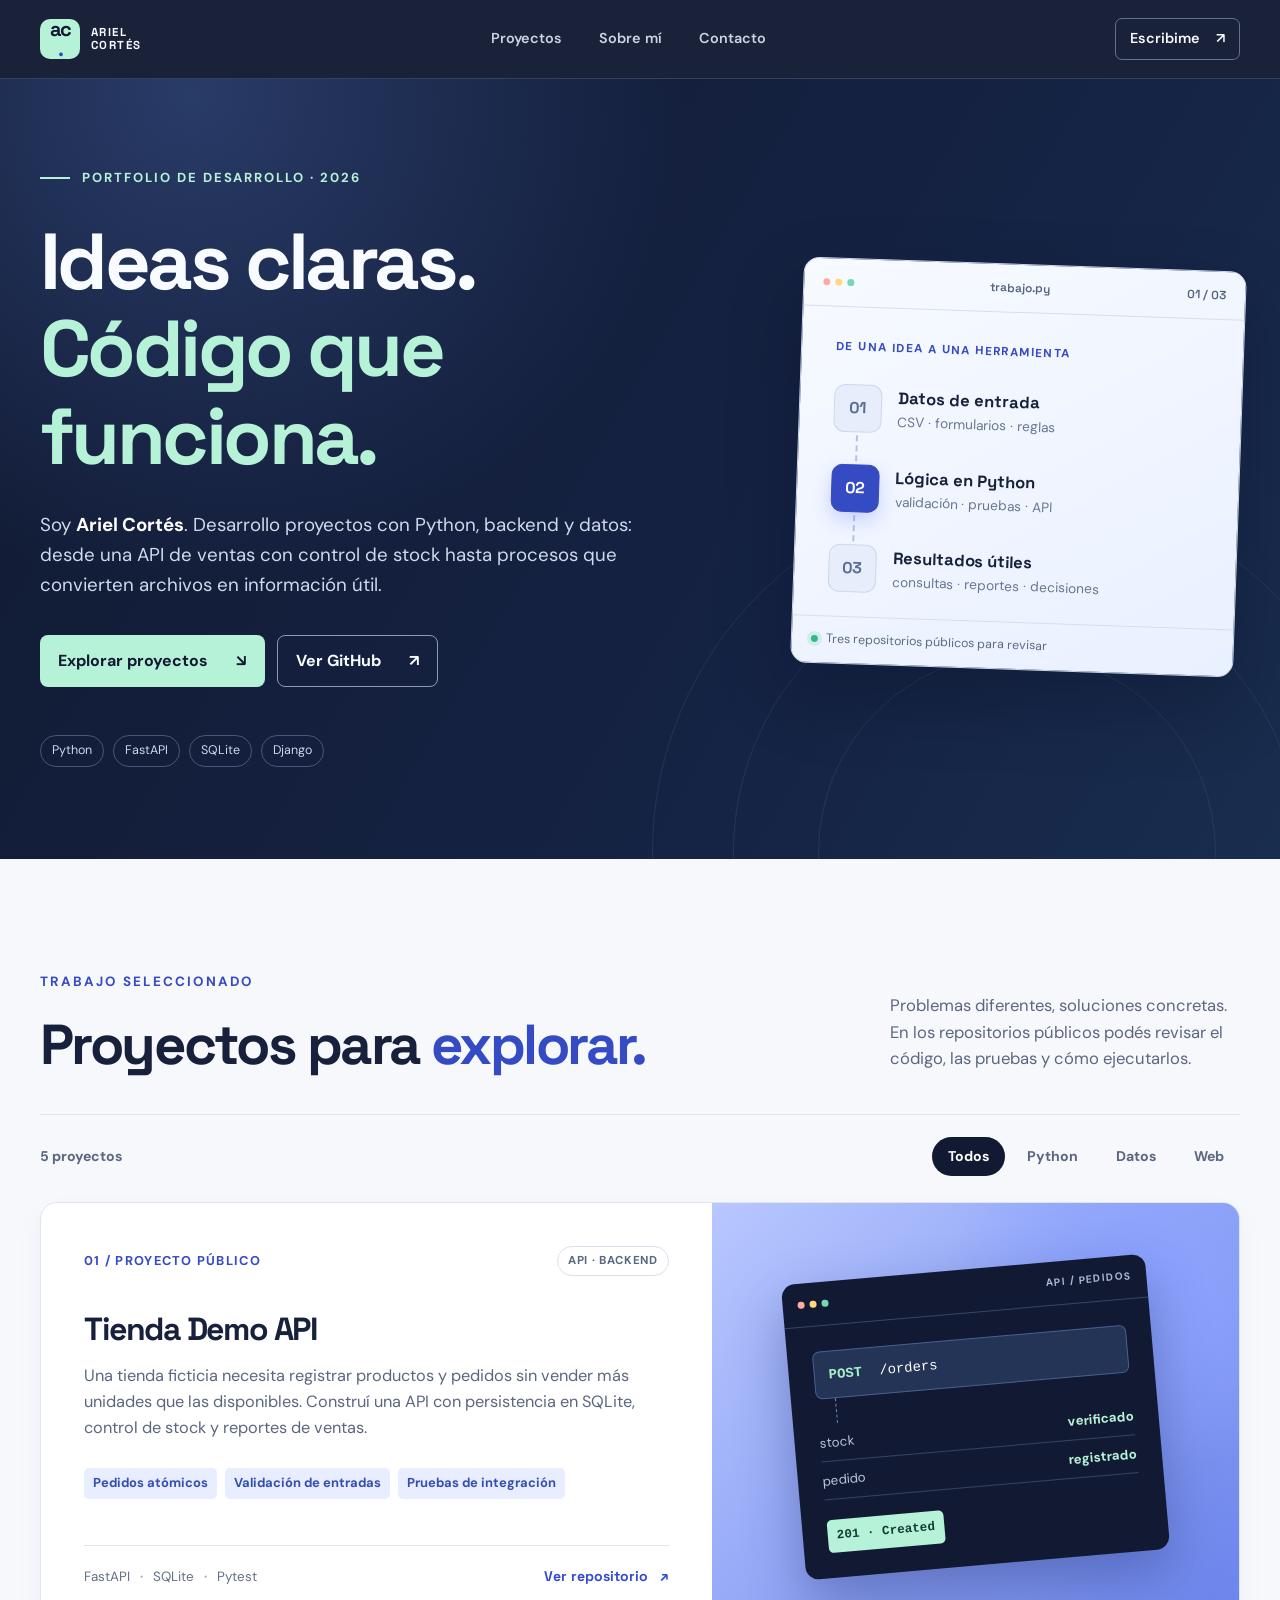
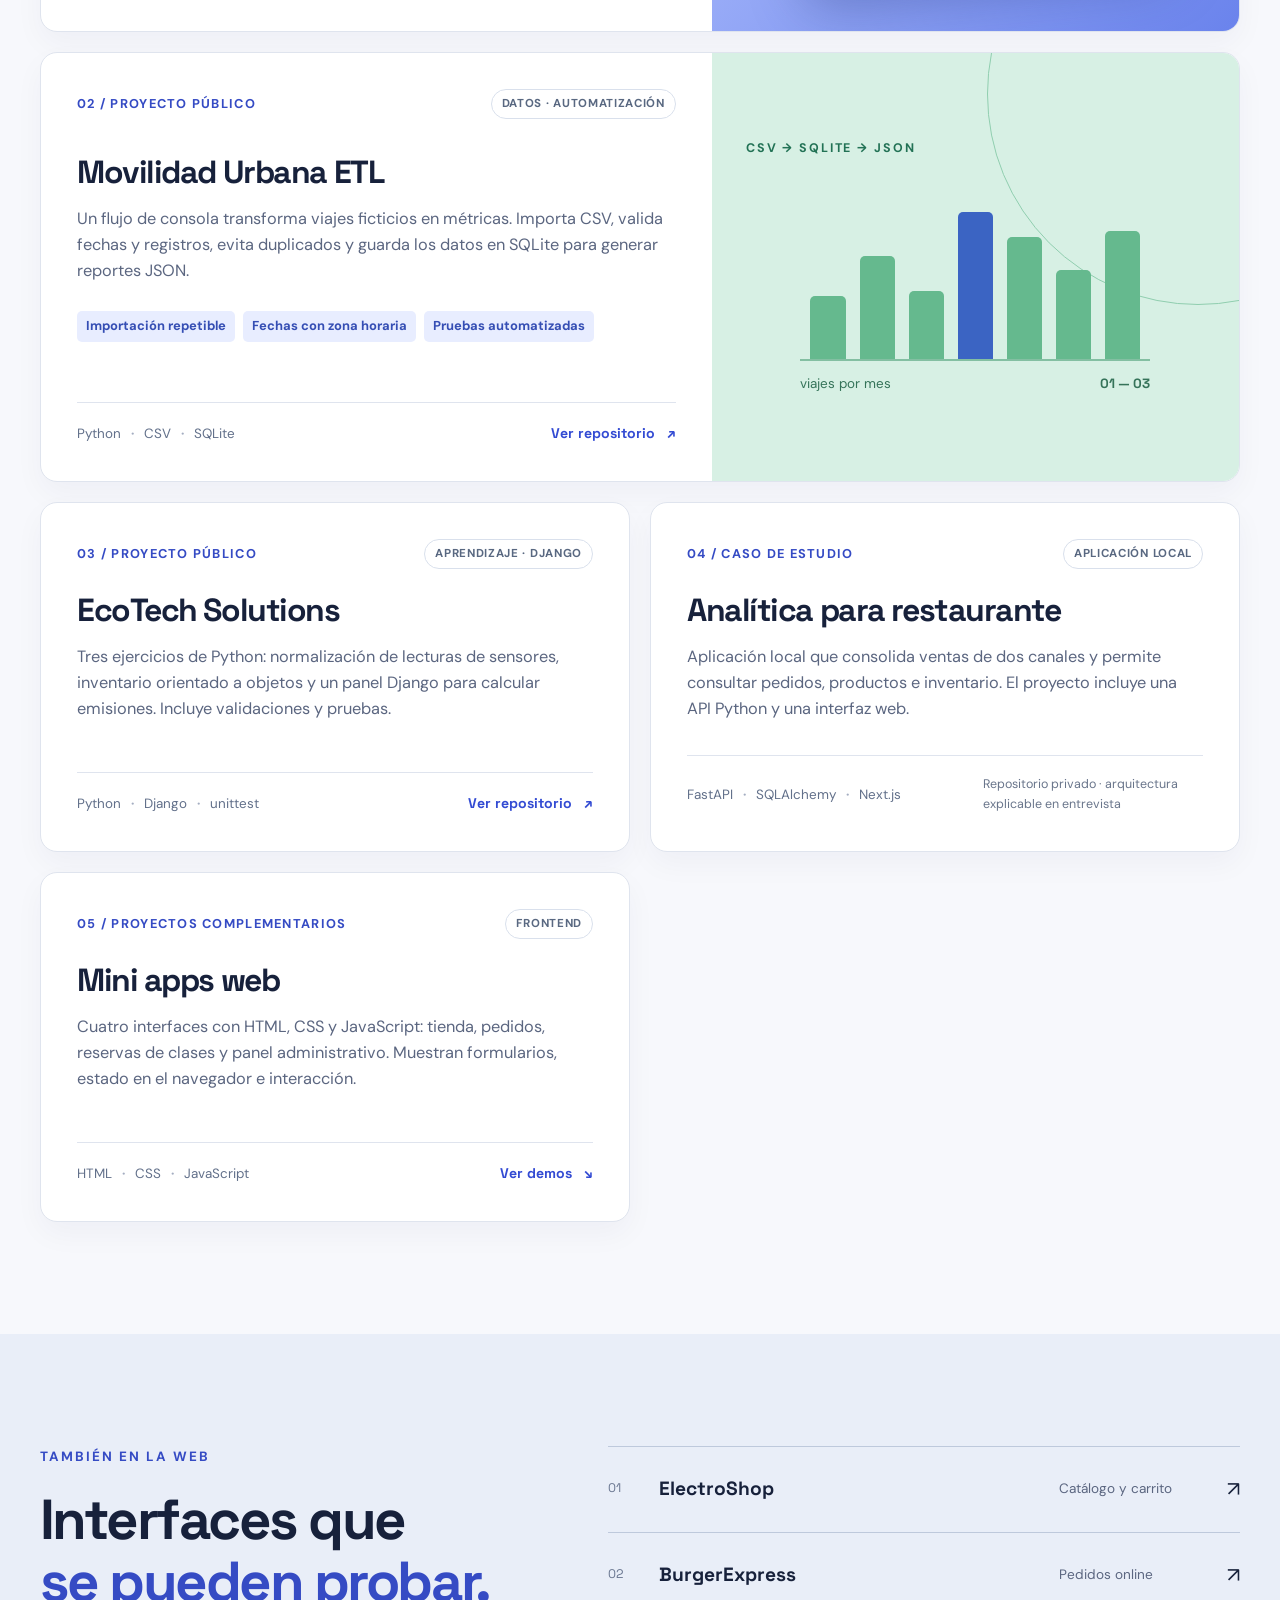
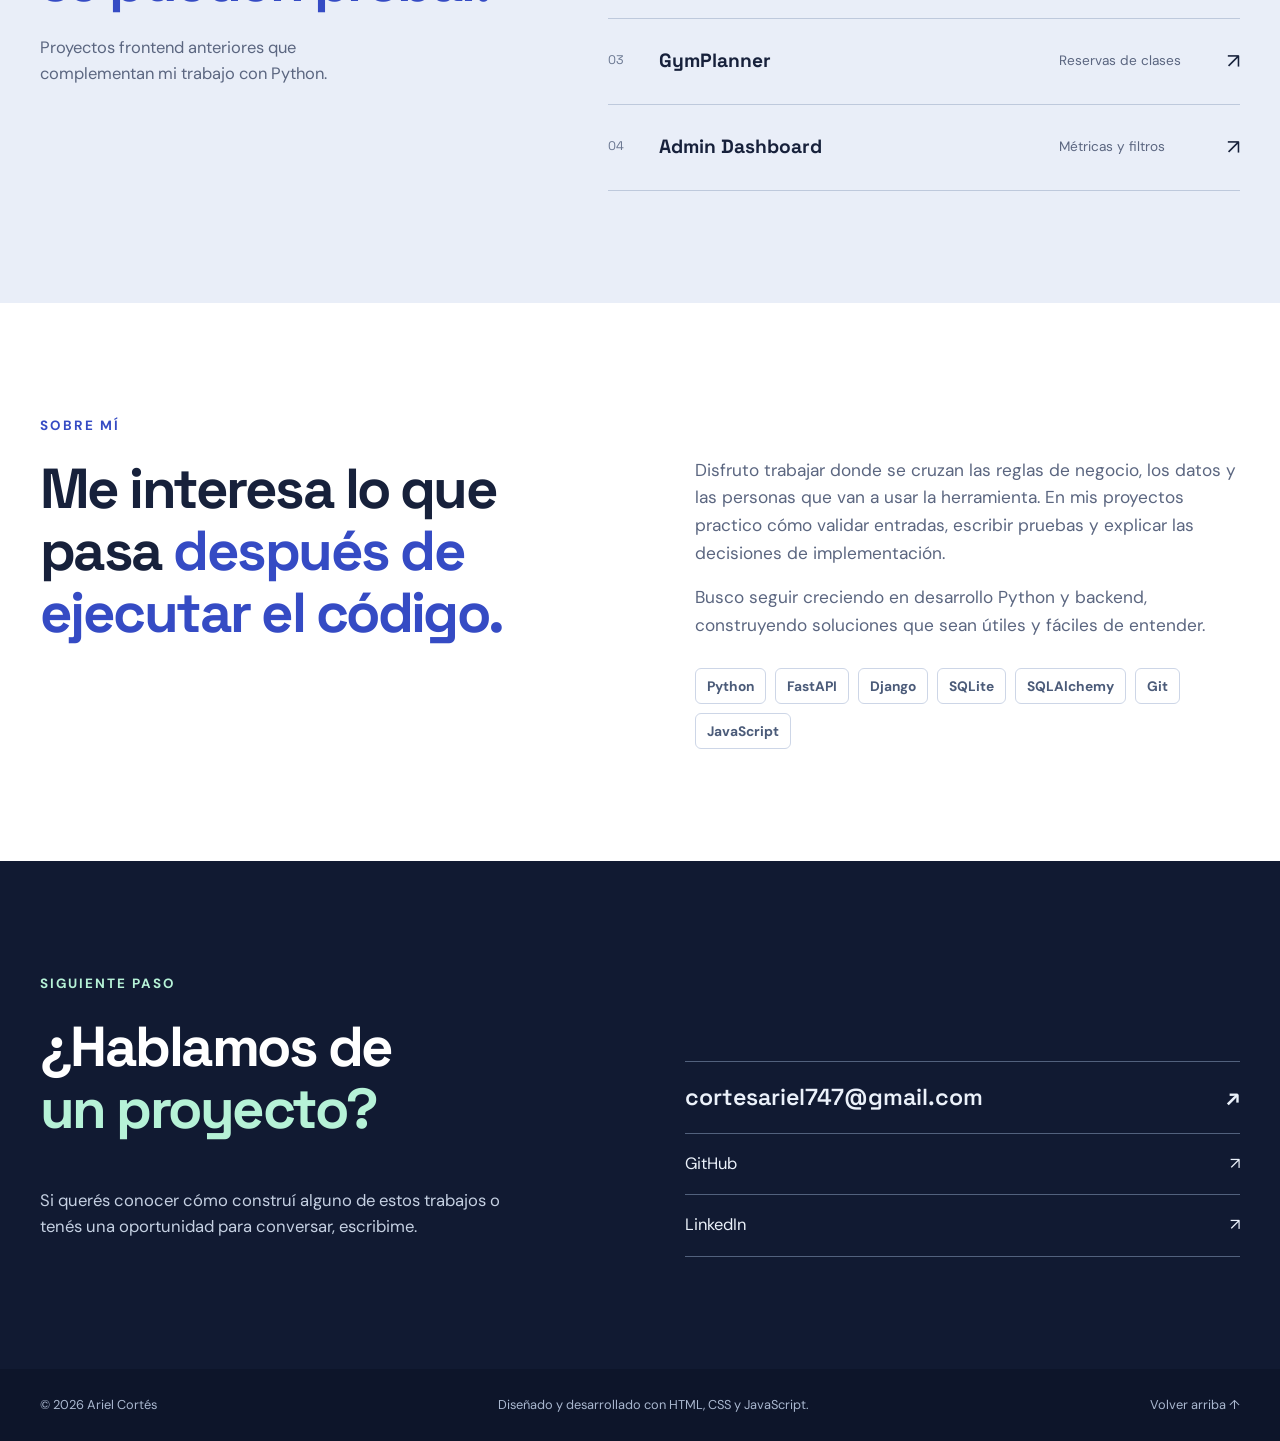
<file: index.html>
<!doctype html>
<html lang="es">
  <head>
    <meta charset="utf-8" />
    <meta name="viewport" content="width=device-width, initial-scale=1" />
    <meta name="theme-color" content="#111a32" />
    <meta
      name="description"
      content="Portfolio de Ariel Cortés: proyectos de Python, FastAPI, Django y procesamiento de datos, con código y pruebas para explorar."
    />
    <title>Ariel Cortés — Python, datos y desarrollo web</title>
    <link rel="stylesheet" href="style.portfolio.v2.css" />
    <script src="portfolio.js" defer></script>
  </head>
  <body>
    <a class="skip-link" href="#contenido">Ir al contenido</a>
    <header class="site-header">
      <div class="shell header-inner">
        <a
          class="wordmark"
          href="#inicio"
          aria-label="Ariel Cortés, volver al inicio"
          ><span class="wordmark-mark">ac<span>.</span></span
          ><span class="wordmark-name">ARIEL<br />CORTÉS</span></a
        >
        <nav class="nav" aria-label="Navegación principal">
          <a href="#proyectos">Proyectos</a>
          <a href="#sobre-mi">Sobre mí</a>
          <a href="#contacto">Contacto</a>
        </nav>
        <a class="header-cta" href="mailto:cortesariel747@gmail.com"
          >Escribime <span aria-hidden="true">↗</span></a
        >
      </div>
    </header>

    <main id="contenido">
      <section class="hero" id="inicio" aria-labelledby="hero-title">
        <div class="shell hero-grid">
          <div class="hero-content">
            <p class="eyebrow">
              <span class="eyebrow-line"></span> PORTFOLIO DE DESARROLLO · 2026
            </p>
            <h1 id="hero-title">
              Ideas claras.<br /><em>Código que funciona.</em>
            </h1>
            <p class="hero-intro">
              Soy <strong>Ariel Cortés</strong>. Desarrollo proyectos con
              Python, backend y datos: desde una API de ventas con control de
              stock hasta procesos que convierten archivos en información útil.
            </p>
            <div class="hero-actions">
              <a class="button button-light" href="#proyectos"
                >Explorar proyectos <span aria-hidden="true">↘</span></a
              >
              <a
                class="button button-outline"
                href="https://github.com/Ariel97-14"
                target="_blank"
                rel="noopener noreferrer"
                >Ver GitHub <span aria-hidden="true">↗</span></a
              >
            </div>
            <div class="hero-meta">
              <span>Python</span><span>FastAPI</span><span>SQLite</span
              ><span>Django</span>
            </div>
          </div>
          <div
            class="hero-visual"
            aria-label="Esquema de proyectos: datos, lógica y resultados"
          >
            <div class="visual-top">
              <span class="visual-dots" aria-hidden="true"
                ><i></i><i></i><i></i></span
              ><span>trabajo.py</span><span>01 / 03</span>
            </div>
            <div class="visual-body">
              <p class="visual-label">DE UNA IDEA A UNA HERRAMIENTA</p>
              <div class="flow-row">
                <span class="flow-icon">01</span>
                <div>
                  <strong>Datos de entrada</strong
                  ><small>CSV · formularios · reglas</small>
                </div>
              </div>
              <div class="flow-connector" aria-hidden="true"></div>
              <div class="flow-row">
                <span class="flow-icon active">02</span>
                <div>
                  <strong>Lógica en Python</strong
                  ><small>validación · pruebas · API</small>
                </div>
              </div>
              <div class="flow-connector" aria-hidden="true"></div>
              <div class="flow-row">
                <span class="flow-icon">03</span>
                <div>
                  <strong>Resultados útiles</strong
                  ><small>consultas · reportes · decisiones</small>
                </div>
              </div>
            </div>
            <div class="visual-bottom">
              <span class="status-pulse" aria-hidden="true"></span> Tres
              repositorios públicos para revisar
            </div>
          </div>
        </div>
        <div class="hero-gridline" aria-hidden="true"></div>
      </section>

      <section
        class="projects section"
        id="proyectos"
        aria-labelledby="projects-title"
      >
        <div class="shell">
          <div class="section-head">
            <div>
              <p class="section-kicker">TRABAJO SELECCIONADO</p>
              <h2 id="projects-title">Proyectos para <span>explorar.</span></h2>
            </div>
            <p>
              Problemas diferentes, soluciones concretas. En los repositorios
              públicos podés revisar el código, las pruebas y cómo ejecutarlos.
            </p>
          </div>
          <div class="project-toolbar">
            <p class="project-count" id="project-count" aria-live="polite">
              5 proyectos
            </p>
            <div class="filters" role="group" aria-label="Filtrar proyectos">
              <button
                type="button"
                class="filter active"
                data-filter="all"
                aria-pressed="true"
              >
                Todos
              </button>
              <button
                type="button"
                class="filter"
                data-filter="python"
                aria-pressed="false"
              >
                Python
              </button>
              <button
                type="button"
                class="filter"
                data-filter="data"
                aria-pressed="false"
              >
                Datos
              </button>
              <button
                type="button"
                class="filter"
                data-filter="web"
                aria-pressed="false"
              >
                Web
              </button>
            </div>
          </div>

          <div class="project-list" id="project-list">
            <article
              class="project project-spotlight"
              data-categories="python web"
            >
              <div class="project-main">
                <div class="project-topline">
                  <span class="project-number">01 / PROYECTO PÚBLICO</span
                  ><span class="project-tag">API · BACKEND</span>
                </div>
                <h3>Tienda Demo API</h3>
                <p>
                  Una tienda ficticia necesita registrar productos y pedidos sin
                  vender más unidades que las disponibles. Construí una API con
                  persistencia en SQLite, control de stock y reportes de ventas.
                </p>
                <ul class="project-points">
                  <li>Pedidos atómicos</li>
                  <li>Validación de entradas</li>
                  <li>Pruebas de integración</li>
                </ul>
                <div class="project-footer">
                  <span class="tech-line"
                    >FastAPI <b>·</b> SQLite <b>·</b> Pytest</span
                  ><a
                    class="project-link"
                    href="https://github.com/Ariel97-14/tienda-demo-api"
                    target="_blank"
                    rel="noopener noreferrer"
                    >Ver repositorio <span aria-hidden="true">↗</span></a
                  >
                </div>
              </div>
              <div class="project-art art-api" aria-hidden="true">
                <div class="art-window">
                  <div class="art-bar">
                    <i></i><i></i><i></i><span>API / PEDIDOS</span>
                  </div>
                  <div class="art-content">
                    <div class="art-code"><span>POST</span> /orders</div>
                    <div class="art-separator"></div>
                    <div class="art-pair">
                      <span>stock</span><strong>verificado</strong>
                    </div>
                    <div class="art-pair">
                      <span>pedido</span><strong>registrado</strong>
                    </div>
                    <div class="art-result">201 · Created</div>
                  </div>
                </div>
              </div>
            </article>

            <article
              class="project project-split"
              data-categories="python data"
            >
              <div class="project-main">
                <div class="project-topline">
                  <span class="project-number">02 / PROYECTO PÚBLICO</span
                  ><span class="project-tag">DATOS · AUTOMATIZACIÓN</span>
                </div>
                <h3>Movilidad Urbana ETL</h3>
                <p>
                  Un flujo de consola transforma viajes ficticios en métricas.
                  Importa CSV, valida fechas y registros, evita duplicados y
                  guarda los datos en SQLite para generar reportes JSON.
                </p>
                <ul class="project-points">
                  <li>Importación repetible</li>
                  <li>Fechas con zona horaria</li>
                  <li>Pruebas automatizadas</li>
                </ul>
                <div class="project-footer">
                  <span class="tech-line"
                    >Python <b>·</b> CSV <b>·</b> SQLite</span
                  ><a
                    class="project-link"
                    href="https://github.com/Ariel97-14/movilidad-urbana-etl"
                    target="_blank"
                    rel="noopener noreferrer"
                    >Ver repositorio <span aria-hidden="true">↗</span></a
                  >
                </div>
              </div>
              <div class="project-art art-data" aria-hidden="true">
                <div class="data-caption">CSV → SQLITE → JSON</div>
                <div class="data-bars">
                  <i></i><i></i><i></i><i></i><i></i><i></i><i></i>
                </div>
                <div class="data-summary">
                  <span>viajes por mes</span><strong>01 — 03</strong>
                </div>
              </div>
            </article>

            <article
              class="project project-compact"
              data-categories="python web"
            >
              <div class="project-main">
                <div class="project-topline">
                  <span class="project-number">03 / PROYECTO PÚBLICO</span
                  ><span class="project-tag">APRENDIZAJE · DJANGO</span>
                </div>
                <h3>EcoTech Solutions</h3>
                <p>
                  Tres ejercicios de Python: normalización de lecturas de
                  sensores, inventario orientado a objetos y un panel Django
                  para calcular emisiones. Incluye validaciones y pruebas.
                </p>
                <div class="project-footer">
                  <span class="tech-line"
                    >Python <b>·</b> Django <b>·</b> unittest</span
                  ><a
                    class="project-link"
                    href="https://github.com/Ariel97-14/Python-examen"
                    target="_blank"
                    rel="noopener noreferrer"
                    >Ver repositorio <span aria-hidden="true">↗</span></a
                  >
                </div>
              </div>
            </article>

            <article
              class="project project-compact"
              data-categories="python data web"
            >
              <div class="project-main">
                <div class="project-topline">
                  <span class="project-number">04 / CASO DE ESTUDIO</span
                  ><span class="project-tag">APLICACIÓN LOCAL</span>
                </div>
                <h3>Analítica para restaurante</h3>
                <p>
                  Aplicación local que consolida ventas de dos canales y permite
                  consultar pedidos, productos e inventario. El proyecto incluye
                  una API Python y una interfaz web.
                </p>
                <div class="project-footer">
                  <span class="tech-line"
                    >FastAPI <b>·</b> SQLAlchemy <b>·</b> Next.js</span
                  ><span class="private-note"
                    >Repositorio privado · arquitectura explicable en
                    entrevista</span
                  >
                </div>
              </div>
            </article>

            <article class="project project-compact" data-categories="web">
              <div class="project-main">
                <div class="project-topline">
                  <span class="project-number"
                    >05 / PROYECTOS COMPLEMENTARIOS</span
                  ><span class="project-tag">FRONTEND</span>
                </div>
                <h3>Mini apps web</h3>
                <p>
                  Cuatro interfaces con HTML, CSS y JavaScript: tienda, pedidos,
                  reservas de clases y panel administrativo. Muestran
                  formularios, estado en el navegador e interacción.
                </p>
                <div class="project-footer">
                  <span class="tech-line"
                    >HTML <b>·</b> CSS <b>·</b> JavaScript</span
                  ><a class="project-link" href="#demos"
                    >Ver demos <span aria-hidden="true">↘</span></a
                  >
                </div>
              </div>
            </article>
          </div>
        </div>
      </section>

      <section class="demos section" id="demos" aria-labelledby="demos-title">
        <div class="shell demos-layout">
          <div>
            <p class="section-kicker">TAMBIÉN EN LA WEB</p>
            <h2 id="demos-title">
              Interfaces que<br /><span>se pueden probar.</span>
            </h2>
            <p>
              Proyectos frontend anteriores que complementan mi trabajo con
              Python.
            </p>
          </div>
          <div class="demo-list">
            <a href="electroshop.html"
              ><span>01</span><strong>ElectroShop</strong
              ><small>Catálogo y carrito</small><b aria-hidden="true">↗</b></a
            ><a href="burgerexpress.html"
              ><span>02</span><strong>BurgerExpress</strong
              ><small>Pedidos online</small><b aria-hidden="true">↗</b></a
            ><a href="gymplanner.html"
              ><span>03</span><strong>GymPlanner</strong
              ><small>Reservas de clases</small><b aria-hidden="true">↗</b></a
            ><a href="dashboard.html"
              ><span>04</span><strong>Admin Dashboard</strong
              ><small>Métricas y filtros</small><b aria-hidden="true">↗</b></a
            >
          </div>
        </div>
      </section>

      <section
        class="about section"
        id="sobre-mi"
        aria-labelledby="about-title"
      >
        <div class="shell about-layout">
          <div>
            <p class="section-kicker">SOBRE MÍ</p>
            <h2 id="about-title">
              Me interesa lo que pasa
              <span>después de ejecutar el código.</span>
            </h2>
          </div>
          <div class="about-body">
            <p>
              Disfruto trabajar donde se cruzan las reglas de negocio, los datos
              y las personas que van a usar la herramienta. En mis proyectos
              practico cómo validar entradas, escribir pruebas y explicar las
              decisiones de implementación.
            </p>
            <p>
              Busco seguir creciendo en desarrollo Python y backend,
              construyendo soluciones que sean útiles y fáciles de entender.
            </p>
            <div
              class="skill-list"
              aria-label="Tecnologías presentes en mis proyectos"
            >
              <span>Python</span><span>FastAPI</span><span>Django</span
              ><span>SQLite</span><span>SQLAlchemy</span><span>Git</span
              ><span>JavaScript</span>
            </div>
          </div>
        </div>
      </section>

      <section
        class="contact section"
        id="contacto"
        aria-labelledby="contact-title"
      >
        <div class="shell contact-layout">
          <div>
            <p class="section-kicker">SIGUIENTE PASO</p>
            <h2 id="contact-title">
              ¿Hablamos de<br /><span>un proyecto?</span>
            </h2>
            <p>
              Si querés conocer cómo construí alguno de estos trabajos o tenés
              una oportunidad para conversar, escribime.
            </p>
          </div>
          <div class="contact-actions">
            <a class="contact-email" href="mailto:cortesariel747@gmail.com"
              >cortesariel747@gmail.com <span aria-hidden="true">↗</span></a
            ><a
              href="https://github.com/Ariel97-14"
              target="_blank"
              rel="noopener noreferrer"
              >GitHub <span aria-hidden="true">↗</span></a
            ><a
              href="https://www.linkedin.com/in/ariel-cortes97/"
              target="_blank"
              rel="noopener noreferrer"
              >LinkedIn <span aria-hidden="true">↗</span></a
            >
          </div>
        </div>
      </section>
    </main>
    <footer class="site-footer">
      <div class="shell footer-inner">
        <span>© 2026 Ariel Cortés</span
        ><span>Diseñado y desarrollado con HTML, CSS y JavaScript.</span
        ><a href="#inicio">Volver arriba ↑</a>
      </div>
    </footer>
  </body>
</html>
</file>
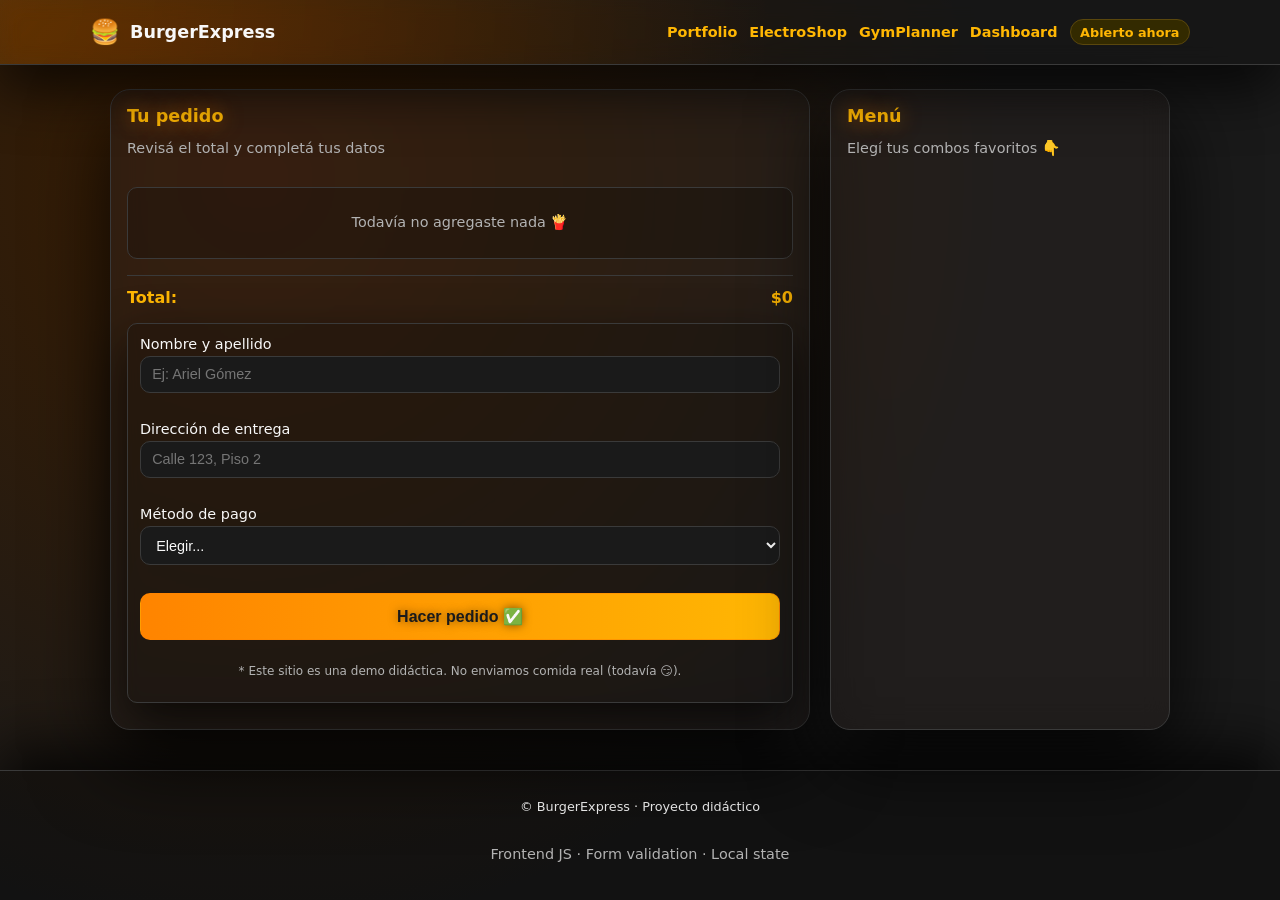
<file: burgerexpress.html>
<!DOCTYPE html>
<html lang="es">
<head>
  <meta charset="UTF-8" />
  <meta name="viewport" content="width=device-width,initial-scale=1" />
  <title>BurgerExpress · Pedido Online</title>

  <meta name="description" content="BurgerExpress: app tipo delivery para armar pedidos de comida rápida. Sumar/restar combos, total en vivo, validación de datos de entrega y método de pago. HTML, CSS y JavaScript.">
  <meta name="author" content="Ariel Cortés">

  <link rel="stylesheet" href="burgerexpress.css" />
</head>
<body>

  <header class="topbar">
    <div class="container topbar__content">
      <div class="brand">
        <span class="logo">🍔</span>
        <h1 class="brand__title">BurgerExpress</h1>
      </div>

      <nav class="userbar">
        <a class="link-port" href="index.html">Portfolio</a>
        <a class="link-port" href="electroshop.html">ElectroShop</a>
        <a class="link-port" href="gymplanner.html">GymPlanner</a>
        <a class="link-port" href="dashboard.html">Dashboard</a>
        <span class="chip chip--open">Abierto ahora</span>
      </nav>
    </div>
  </header>

  <main class="container layout">
    <!-- PANEL DERECHO PRIMERO EN MOBILE -->
    <aside class="order-panel">
      <header class="panel-head">
        <h2>Tu pedido</h2>
        <p class="muted">Revisá el total y completá tus datos</p>
      </header>

      <div id="orderItems" class="order-items empty">
        <p class="muted center">Todavía no agregaste nada 🍟</p>
      </div>

      <div class="order-total">
        <span>Total:</span>
        <strong id="orderTotal">$0</strong>
      </div>

      <form id="checkoutForm" class="checkout-form" novalidate>
        <div class="field">
          <label>Nombre y apellido</label>
          <input id="nombre" type="text" placeholder="Ej: Ariel Gómez" required />
          <small class="err" data-err-for="nombre"></small>
        </div>

        <div class="field">
          <label>Dirección de entrega</label>
          <input id="direccion" type="text" placeholder="Calle 123, Piso 2" required />
          <small class="err" data-err-for="direccion"></small>
        </div>

        <div class="field">
          <label>Método de pago</label>
          <select id="pago" required>
            <option value="">Elegir...</option>
            <option value="efectivo">Efectivo</option>
            <option value="tarjeta">Tarjeta al recibir</option>
            <option value="mp">Mercado Pago</option>
          </select>
          <small class="err" data-err-for="pago"></small>
        </div>

        <button id="btnConfirm" class="btn btn--accent btn-big" type="submit">
          Hacer pedido ✅
        </button>

        <p class="note-legal">
          * Este sitio es una demo didáctica. No enviamos comida real (todavía 😏).
        </p>
      </form>
    </aside>

    <!-- MENÚ -->
    <section class="menu-panel">
      <header class="panel-head">
        <h2>Menú</h2>
        <p class="muted">Elegí tus combos favoritos 👇</p>
      </header>

      <ul id="productList" class="cards-grid">
        <!-- se llena desde JS -->
      </ul>
    </section>
  </main>

  <footer class="footer">
    <div class="container footer__content">
      <p>© <span id="year"></span> BurgerExpress · Proyecto didáctico</p>
      <p class="muted">Frontend JS · Form validation · Local state</p>
    </div>
  </footer>

  <script src="burgerexpress.js" type="module"></script>
</body>
</html>
</file>
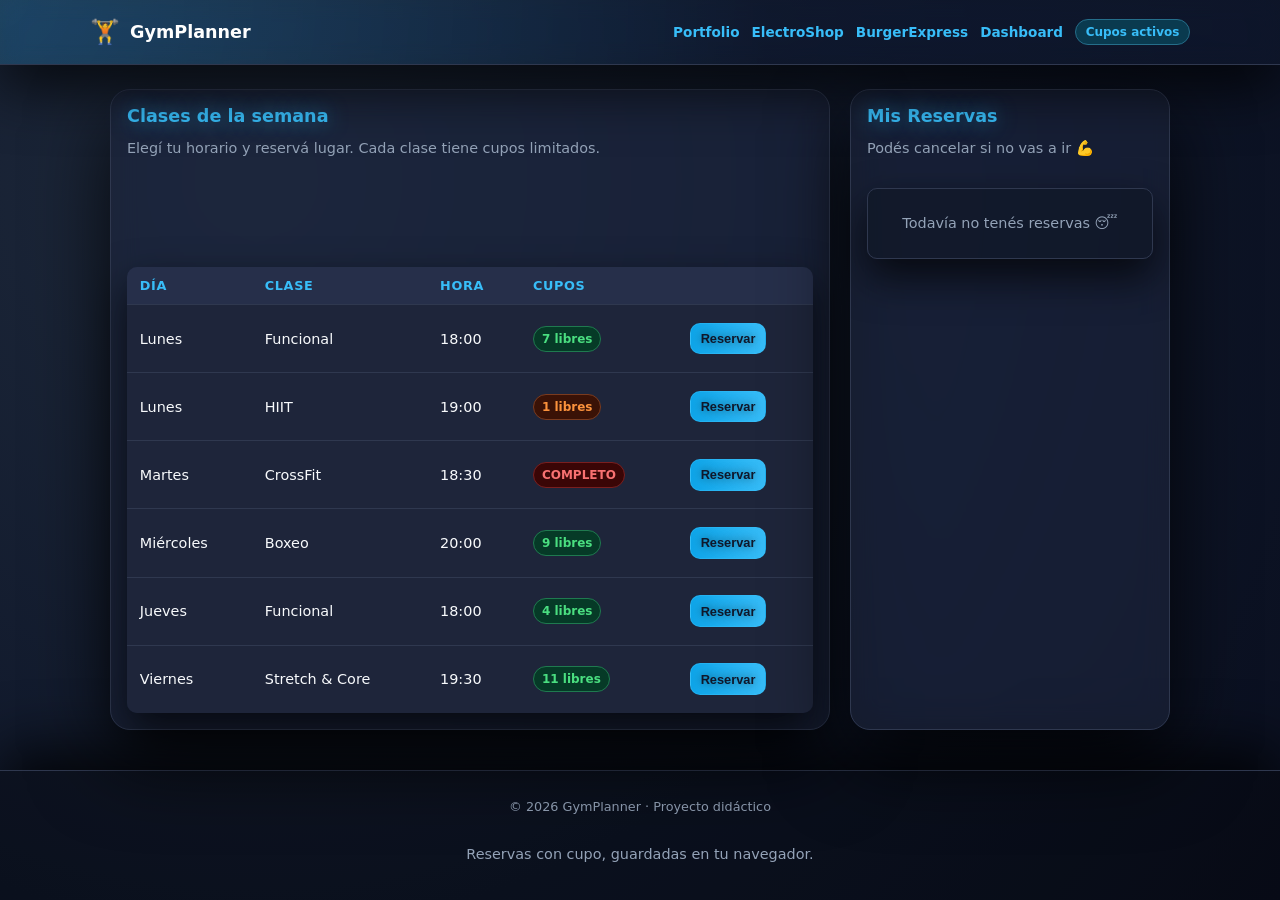
<file: gymplanner.html>
<!DOCTYPE html>
<html lang="es">
<head>
  <meta name="description" content="GymPlanner: sistema de reservas de clases con cupos, cancelar turno y persistencia local. UI oscura tipo app de gimnasio.">
  <meta name="author" content="Ariel Cortés">
  <meta charset="UTF-8" />
  <meta name="viewport" content="width=device-width,initial-scale=1" />
  <title>GymPlanner · Reservá tu clase</title>
  <link rel="stylesheet" href="gymplanner.css" />
</head>
<body>
  <header class="topbar">
    <div class="container topbar__content">
      <div class="brand">
        <span class="logo">🏋️</span>
        <h1 class="brand__title">GymPlanner</h1>
      </div>

      <nav class="userbar">
        <a class="link-nav" href="index.html">Portfolio</a>
        <a class="link-nav" href="electroshop.html">ElectroShop</a>
        <a class="link-nav" href="burgerexpress.html">BurgerExpress</a>
        <a class="link-nav" href="dashboard.html">Dashboard</a>
        <span class="chip chip--open">Cupos activos</span>
      </nav>
    </div>
  </header>

  <main class="container layout">
    <section class="panel">
      <header class="panel__header">
        <h2>Clases de la semana</h2>
        <p class="muted">Elegí tu horario y reservá lugar. Cada clase tiene cupos limitados.</p>
      </header>

      <table class="schedule">
        <caption class="sr-only">Agenda semanal de clases y cupos disponibles</caption>
        <thead>
          <tr>
            <th scope="col">Día</th>
            <th scope="col">Clase</th>
            <th scope="col">Hora</th>
            <th scope="col">Cupos</th>
            <th scope="col"></th>
          </tr>
        </thead>
        <tbody id="scheduleBody">
          <!-- filas dinámicas desde app.js -->
        </tbody>
      </table>
    </section>

    <aside class="panel aside">
      <header class="panel__header">
        <h2>Mis Reservas</h2>
        <p class="muted">Podés cancelar si no vas a ir 💪</p>
      </header>

      <div id="myBookings" class="bookings empty">
        <p class="muted center">Todavía no tenés reservas 😴</p>
      </div>
    </aside>
  </main>

  <footer class="footer">
    <div class="container footer__content">
      <p>© <span id="year"></span> GymPlanner · Proyecto didáctico</p>
      <p class="muted">Reservas con cupo, guardadas en tu navegador.</p>
    </div>
  </footer>

  <script src="gymplanner.js" type="module"></script>
</body>
</html>
</file>
<file: style.portfolio.v2.css>
@import url("https://fonts.googleapis.com/css2?family=DM+Sans:wght@400;500;600;700&family=Space+Grotesk:wght@400;500;600;700&display=swap");

:root {
  --ink: #17213b;
  --navy: #111a32;
  --navy-2: #182644;
  --paper: #f7f8fc;
  --white: #fff;
  --muted: #5b6680;
  --line: #dfe4ee;
  --mint: #b6f2d7;
  --mint-strong: #56c99e;
  --blue: #354bc4;
  --blue-soft: #e8edff;
  font-family: "DM Sans", Arial, sans-serif;
  font-size: 16px;
  color: var(--ink);
  background: var(--paper);
}
* {
  box-sizing: border-box;
}
html {
  scroll-behavior: smooth;
}
section[id] {
  scroll-margin-top: 130px;
}
body {
  margin: 0;
  line-height: 1.6;
}
a {
  color: inherit;
}
a:focus-visible,
button:focus-visible {
  outline: 3px solid var(--blue);
  outline-offset: 4px;
}
.site-header a:focus-visible,
.hero a:focus-visible,
.contact a:focus-visible,
.site-footer a:focus-visible {
  outline-color: var(--mint);
}
button {
  font: inherit;
}
h1,
h2,
h3,
p {
  margin-top: 0;
}
h1,
h2,
h3,
.wordmark,
.project-link {
  font-family: "Space Grotesk", Arial, sans-serif;
}
h1,
h2,
h3 {
  line-height: 1.1;
  letter-spacing: -0.045em;
}
h2 {
  font-size: clamp(2.45rem, 4.4vw, 4.3rem);
}
h3 {
  font-size: clamp(1.75rem, 2.5vw, 2.6rem);
}
.shell {
  width: min(100% - 56px, 1200px);
  margin-inline: auto;
}
.skip-link {
  position: fixed;
  top: -100px;
  left: 14px;
  z-index: 100;
  padding: 12px 18px;
  background: var(--mint);
  color: var(--navy);
  font-weight: 700;
}
.skip-link:focus {
  top: 12px;
}
.section {
  padding: 112px 0;
}
.section-kicker {
  margin-bottom: 22px;
  color: var(--blue);
  font-size: 0.84rem;
  font-weight: 700;
  letter-spacing: 0.15em;
}
.section-head {
  display: grid;
  grid-template-columns: 1fr 350px;
  align-items: end;
  gap: 60px;
  margin-bottom: 38px;
}
.section-head h2 {
  max-width: 700px;
  margin-bottom: 0;
}
.section-head h2 span,
.demos h2 span,
.about h2 span {
  color: var(--blue);
}
.section-head > p {
  color: var(--muted);
  margin-bottom: 4px;
  font-size: 1.04rem;
}

.site-header {
  position: sticky;
  top: 0;
  z-index: 20;
  background: rgba(17, 26, 50, 0.96);
  color: #f7f9ff;
  border-bottom: 1px solid #34415b;
  backdrop-filter: blur(14px);
}
.header-inner {
  display: flex;
  align-items: center;
  justify-content: space-between;
  gap: 26px;
  min-height: 78px;
}
.wordmark {
  display: flex;
  align-items: center;
  gap: 11px;
  text-decoration: none;
  line-height: 1;
}
.wordmark-mark {
  display: grid;
  place-items: center;
  width: 40px;
  height: 40px;
  border-radius: 10px;
  background: var(--mint);
  color: var(--navy);
  font-size: 1.25rem;
  font-weight: 700;
  letter-spacing: -0.09em;
}
.wordmark-mark span {
  color: var(--blue);
}
.wordmark-name {
  font-size: 0.72rem;
  letter-spacing: 0.13em;
  font-weight: 700;
  line-height: 1.15;
}
.nav {
  display: flex;
  align-items: center;
  gap: 37px;
}
.nav a,
.header-cta {
  text-decoration: none;
  font-size: 0.9rem;
  font-weight: 600;
}
.nav a {
  color: #cbd4e7;
}
.nav a:hover,
.header-cta:hover {
  color: var(--mint);
}
.header-cta {
  border: 1px solid #63718e;
  border-radius: 7px;
  padding: 8px 14px;
  white-space: nowrap;
}
.header-cta span {
  padding-left: 12px;
}

.hero {
  position: relative;
  overflow: hidden;
  color: #f8fbff;
  background:
    radial-gradient(circle at 15% 2%, #293b68 0, transparent 37%),
    linear-gradient(120deg, #111a32 0%, #152344 65%, #192d4e 100%);
}
.hero-grid {
  position: relative;
  z-index: 1;
  display: grid;
  grid-template-columns: minmax(0, 1.22fr) minmax(340px, 0.78fr);
  gap: 65px;
  align-items: center;
  min-height: 660px;
  padding-top: 88px;
  padding-bottom: 92px;
}
.eyebrow {
  display: flex;
  align-items: center;
  gap: 12px;
  color: var(--mint);
  font-size: 0.82rem;
  letter-spacing: 0.15em;
  font-weight: 700;
  margin-bottom: 30px;
}
.eyebrow-line {
  width: 30px;
  height: 2px;
  background: var(--mint);
}
.hero h1 {
  font-size: clamp(3.3rem, 6.2vw, 6.4rem);
  margin-bottom: 30px;
  max-width: 760px;
}
.hero h1 em {
  font-style: normal;
  color: var(--mint);
}
.hero-intro {
  font-size: 1.17rem;
  color: #d0d9eb;
  max-width: 630px;
  margin-bottom: 0;
}
.hero-intro strong {
  color: #fff;
}
.hero-actions {
  display: flex;
  flex-wrap: wrap;
  gap: 12px;
  margin-top: 35px;
}
.button {
  display: inline-flex;
  align-items: center;
  justify-content: space-between;
  gap: 28px;
  min-height: 52px;
  border-radius: 8px;
  padding: 11px 18px;
  text-decoration: none;
  font-weight: 700;
}
.button-light {
  background: var(--mint);
  color: var(--navy);
}
.button-light:hover {
  background: #d3fae7;
}
.button-outline {
  border: 1px solid #8c9ab6;
  color: #f7fbff;
}
.button-outline:hover {
  border-color: var(--mint);
  color: var(--mint);
}
.hero-meta {
  display: flex;
  flex-wrap: wrap;
  gap: 9px;
  margin-top: 48px;
}
.hero-meta span {
  border: 1px solid #465777;
  color: #cdd7ea;
  padding: 5px 11px;
  border-radius: 100px;
  font-size: 0.78rem;
}
.hero-gridline {
  position: absolute;
  right: -8%;
  bottom: -46%;
  width: 730px;
  height: 730px;
  border: 1px solid #445575;
  border-radius: 50%;
  opacity: 0.35;
}
.hero-gridline:before,
.hero-gridline:after {
  content: "";
  position: absolute;
  border: 1px solid #445575;
  border-radius: 50%;
  inset: 80px;
}
.hero-gridline:after {
  inset: 165px;
}

.hero-visual {
  position: relative;
  background: linear-gradient(150deg, #f7faff, #e9f0ff);
  border: 1px solid #cad7f0;
  border-radius: 16px;
  color: var(--ink);
  box-shadow: 0 30px 70px rgba(2, 8, 22, 0.25);
  transform: rotate(2deg);
}
.visual-top {
  display: flex;
  align-items: center;
  justify-content: space-between;
  border-bottom: 1px solid #d6deef;
  padding: 14px 19px;
  color: #53627d;
  font-family: "Space Grotesk", Arial, sans-serif;
  font-size: 0.74rem;
  font-weight: 600;
}
.visual-dots {
  display: flex;
  gap: 5px;
}
.visual-dots i,
.art-bar i {
  display: block;
  width: 7px;
  height: 7px;
  border-radius: 50%;
  background: #a3b1ce;
}
.visual-dots i:first-child,
.art-bar i:first-child {
  background: #ffac9f;
}
.visual-dots i:nth-child(2),
.art-bar i:nth-child(2) {
  background: #ffd97e;
}
.visual-dots i:nth-child(3),
.art-bar i:nth-child(3) {
  background: #77d7b2;
}
.visual-body {
  padding: 30px 34px 24px;
}
.visual-label {
  font-size: 0.73rem;
  letter-spacing: 0.12em;
  font-weight: 700;
  color: var(--blue);
  margin-bottom: 28px;
}
.flow-row {
  display: flex;
  align-items: center;
  gap: 16px;
}
.flow-icon {
  display: grid;
  place-items: center;
  width: 48px;
  height: 48px;
  flex: none;
  background: #e7edfb;
  border: 1px solid #cbd8ef;
  border-radius: 11px;
  color: #5b6d93;
  font-family: "Space Grotesk", Arial, sans-serif;
  font-weight: 700;
}
.flow-icon.active {
  background: var(--blue);
  color: white;
  border-color: var(--blue);
  box-shadow: 0 8px 18px #536fff40;
}
.flow-row strong {
  display: block;
  font-family: "Space Grotesk", Arial, sans-serif;
  font-size: 1.03rem;
}
.flow-row small {
  display: block;
  font-size: 0.85rem;
  color: #687692;
}
.flow-connector {
  height: 26px;
  border-left: 2px dashed #b4c4df;
  margin: 3px 0 3px 23px;
}
.visual-bottom {
  display: flex;
  align-items: center;
  gap: 8px;
  border-top: 1px solid #d6deef;
  padding: 13px 19px;
  color: #5a6a85;
  font-size: 0.77rem;
}
.status-pulse {
  width: 7px;
  height: 7px;
  border-radius: 50%;
  background: #36b886;
  box-shadow: 0 0 0 4px #36b88624;
}

.projects {
  background: var(--paper);
}
.project-toolbar {
  display: flex;
  align-items: center;
  justify-content: space-between;
  gap: 20px;
  border-top: 1px solid var(--line);
  padding: 22px 0 26px;
}
.project-count {
  font-size: 0.88rem;
  font-weight: 700;
  color: var(--muted);
  margin: 0;
}
.filters {
  display: none;
  gap: 6px;
  flex-wrap: wrap;
}
.filters.enhanced {
  display: flex;
}
.filter {
  background: transparent;
  border: 1px solid transparent;
  border-radius: 100px;
  padding: 7px 15px;
  color: var(--muted);
  cursor: pointer;
  font-size: 0.88rem;
  font-weight: 700;
}
.filter:hover {
  border-color: #b9c5db;
  color: var(--ink);
}
.filter.active {
  background: var(--navy);
  color: white;
}
.project-list {
  display: grid;
  grid-template-columns: 1fr 1fr;
  gap: 20px;
}
.project {
  min-width: 0;
  background: white;
  border: 1px solid var(--line);
  border-radius: 17px;
  overflow: hidden;
  box-shadow: 0 12px 30px rgba(24, 37, 68, 0.04);
}
.project[hidden] {
  display: none;
}
.project-spotlight,
.project-split {
  grid-column: 1/-1;
  display: grid;
  grid-template-columns: 1.12fr 0.88fr;
  min-height: 430px;
}
.project-main {
  display: flex;
  flex-direction: column;
  padding: 36px;
}
.project-spotlight .project-main {
  padding: 43px;
}
.project-topline {
  display: flex;
  align-items: center;
  justify-content: space-between;
  flex-wrap: wrap;
  gap: 12px;
  margin-bottom: 36px;
}
.project-number {
  color: var(--blue);
  font-size: 0.8rem;
  letter-spacing: 0.1em;
  font-weight: 700;
}
.project-tag {
  border: 1px solid #d9e0ec;
  border-radius: 100px;
  padding: 5px 10px;
  color: #596881;
  font-size: 0.72rem;
  letter-spacing: 0.06em;
  font-weight: 700;
}
.project h3 {
  margin-bottom: 16px;
}
.project p {
  max-width: 590px;
  color: var(--muted);
  font-size: 1.02rem;
}
.project-points {
  display: flex;
  flex-wrap: wrap;
  gap: 8px;
  list-style: none;
  padding: 0;
  margin: 10px 0 30px;
}
.project-points li {
  background: var(--blue-soft);
  border-radius: 5px;
  padding: 5px 9px;
  color: #354eb4;
  font-size: 0.81rem;
  font-weight: 700;
}
.project-footer {
  display: flex;
  align-items: center;
  justify-content: space-between;
  flex-wrap: wrap;
  gap: 15px;
  border-top: 1px solid var(--line);
  padding-top: 19px;
  margin-top: auto;
}
.tech-line {
  color: #62708a;
  font-size: 0.84rem;
}
.tech-line b {
  padding-inline: 6px;
  color: #a4adc1;
}
.project-link {
  font-size: 0.88rem;
  font-weight: 700;
  color: #334bd3;
  text-decoration: none;
  white-space: nowrap;
}
.project-link:hover {
  text-decoration: underline;
  text-underline-offset: 4px;
}
.project-link span {
  margin-left: 8px;
}
.project-art {
  min-height: 360px;
  display: grid;
  place-items: center;
  padding: 34px;
}
.art-api {
  background:
    radial-gradient(circle at 80% 20%, #8ba2ff 0, transparent 35%),
    linear-gradient(135deg, #b8c7ff, #6a83ec);
}
.art-window {
  width: min(100%, 365px);
  transform: rotate(-5deg);
  background: var(--navy);
  border-radius: 13px;
  box-shadow: 0 25px 55px #23347666;
  overflow: hidden;
  color: white;
}
.art-bar {
  display: flex;
  align-items: center;
  gap: 5px;
  border-bottom: 1px solid #354568;
  padding: 13px 15px;
}
.art-bar span {
  margin-left: auto;
  color: #aab8d2;
  font-size: 0.65rem;
  letter-spacing: 0.14em;
  font-weight: 700;
}
.art-content {
  padding: 25px;
}
.art-code {
  background: #243457;
  border: 1px solid #49608f;
  border-radius: 7px;
  padding: 12px 14px;
  font-family: monospace;
  font-size: 0.87rem;
}
.art-code span {
  color: #a7f0c8;
  font-weight: 700;
  margin-right: 9px;
}
.art-separator {
  height: 25px;
  border-left: 1px dashed #7385aa;
  margin-left: 19px;
}
.art-pair {
  display: flex;
  justify-content: space-between;
  border-bottom: 1px solid #344462;
  padding: 8px 0;
  color: #bac8df;
  font-size: 0.83rem;
}
.art-pair strong {
  color: #b6f2d7;
}
.art-result {
  display: inline-block;
  background: #b6f2d7;
  color: #143d36;
  border-radius: 5px;
  padding: 6px 9px;
  margin-top: 20px;
  font-family: monospace;
  font-size: 0.79rem;
  font-weight: 700;
}
.art-data {
  position: relative;
  display: flex;
  flex-direction: column;
  justify-content: center;
  background: #d7f0e4;
  overflow: hidden;
}
.art-data:before {
  content: "";
  position: absolute;
  width: 420px;
  height: 420px;
  border: 1px solid #90ceaf;
  border-radius: 50%;
  right: -170px;
  top: -170px;
}
.data-caption {
  position: relative;
  align-self: flex-start;
  color: #227255;
  letter-spacing: 0.15em;
  font-size: 0.78rem;
  font-weight: 700;
  margin-bottom: 42px;
}
.data-bars {
  position: relative;
  display: flex;
  align-items: end;
  gap: 14px;
  width: 100%;
  max-width: 350px;
  height: 160px;
  border-bottom: 2px solid #83bfa2;
  padding: 0 10px;
}
.data-bars i {
  display: block;
  flex: 1;
  height: 40%;
  background: #65b98e;
  border-radius: 5px 5px 0 0;
}
.data-bars i:nth-child(2) {
  height: 65%;
}
.data-bars i:nth-child(3) {
  height: 43%;
}
.data-bars i:nth-child(4) {
  height: 93%;
  background: #3b64c3;
}
.data-bars i:nth-child(5) {
  height: 77%;
}
.data-bars i:nth-child(6) {
  height: 56%;
}
.data-bars i:nth-child(7) {
  height: 81%;
}
.data-summary {
  position: relative;
  display: flex;
  justify-content: space-between;
  width: 100%;
  max-width: 350px;
  padding-top: 12px;
  color: #357359;
  font-size: 0.84rem;
}
.data-summary strong {
  font-family: "Space Grotesk", Arial, sans-serif;
}
.project-compact {
  min-height: 350px;
}
.project-compact .project-main {
  height: 100%;
}
.project-compact .project-topline {
  margin-bottom: 24px;
}
.private-note {
  font-size: 0.78rem;
  color: #69758b;
  max-width: 220px;
}

.demos {
  background: #e9eef8;
}
.demos-layout {
  display: grid;
  grid-template-columns: 0.85fr 1.15fr;
  gap: 100px;
}
.demos h2 {
  margin-bottom: 22px;
}
.demos-layout > div:first-child > p:last-child {
  color: var(--muted);
  max-width: 340px;
  font-size: 1.03rem;
}
.demo-list {
  border-top: 1px solid #bec9dc;
}
.demo-list a {
  display: grid;
  grid-template-columns: 35px 1fr 140px 25px;
  align-items: center;
  gap: 16px;
  border-bottom: 1px solid #bec9dc;
  min-height: 86px;
  text-decoration: none;
}
.demo-list a:hover {
  color: var(--blue);
  padding-left: 8px;
}
.demo-list a span {
  font-family: "Space Grotesk", Arial, sans-serif;
  color: #697690;
  font-size: 0.78rem;
}
.demo-list a strong {
  font-family: "Space Grotesk", Arial, sans-serif;
  font-size: 1.2rem;
}
.demo-list a small {
  color: var(--muted);
  font-size: 0.85rem;
}
.demo-list a b {
  text-align: right;
  font-size: 1.3rem;
  font-weight: 400;
}

.about {
  background: white;
}
.about-layout {
  display: grid;
  grid-template-columns: 1fr 1fr;
  gap: 110px;
}
.about h2 {
  max-width: 600px;
}
.about-body {
  padding-top: 42px;
}
.about-body p {
  color: var(--muted);
  font-size: 1.08rem;
}
.skill-list {
  display: flex;
  flex-wrap: wrap;
  gap: 9px;
  margin-top: 28px;
}
.skill-list span {
  border: 1px solid #cdd6e7;
  border-radius: 6px;
  padding: 6px 11px;
  color: #4b5b79;
  font-size: 0.86rem;
  font-weight: 700;
}
.contact {
  background: var(--navy);
  color: white;
}
.contact .section-kicker {
  color: var(--mint);
}
.contact-layout {
  display: grid;
  grid-template-columns: 1fr 1fr;
  gap: 90px;
  align-items: end;
}
.contact h2 span {
  color: var(--mint);
}
.contact-layout > div:first-child > p:last-child {
  color: #c5d0e2;
  max-width: 480px;
  font-size: 1.04rem;
}
.contact-actions {
  border-top: 1px solid #52617d;
}
.contact-actions a {
  display: flex;
  justify-content: space-between;
  align-items: center;
  gap: 15px;
  border-bottom: 1px solid #52617d;
  padding: 17px 0;
  text-decoration: none;
  color: #ebf1fa;
  font-size: 1.03rem;
}
.contact-actions a:hover {
  color: var(--mint);
}
.contact-actions .contact-email {
  font-family: "Space Grotesk", Arial, sans-serif;
  font-size: clamp(1.05rem, 2vw, 1.45rem);
  font-weight: 600;
  overflow-wrap: anywhere;
}
.site-footer {
  background: #0d152a;
  color: #aab8d0;
}
.footer-inner {
  display: flex;
  justify-content: space-between;
  align-items: center;
  gap: 18px;
  padding-top: 26px;
  padding-bottom: 26px;
  font-size: 0.8rem;
}
.footer-inner a {
  text-decoration: none;
}
.footer-inner a:hover {
  color: white;
}

@media (max-width: 1000px) {
  .hero-grid {
    grid-template-columns: 1fr 340px;
    gap: 32px;
  }
  .hero h1 {
    font-size: clamp(3.1rem, 6vw, 5rem);
  }
  .section-head {
    grid-template-columns: 1fr 280px;
  }
  .demos-layout,
  .about-layout,
  .contact-layout {
    gap: 50px;
  }
}
@media (max-width: 780px) {
  .section {
    padding: 82px 0;
  }
  .hero-grid {
    grid-template-columns: 1fr;
    min-height: 0;
    padding-top: 80px;
    padding-bottom: 80px;
  }
  .hero-visual {
    max-width: 500px;
    transform: none;
  }
  .section-head,
  .demos-layout,
  .about-layout,
  .contact-layout {
    grid-template-columns: 1fr;
    gap: 24px;
  }
  .section-head > p {
    max-width: 600px;
  }
  .project-spotlight,
  .project-split {
    grid-template-columns: 1fr;
  }
  .project-art {
    min-height: 310px;
  }
  .about-body {
    padding-top: 0;
  }
  .nav {
    gap: 18px;
  }
}
@media (max-width: 620px) {
  .shell {
    width: min(100% - 36px, 1200px);
  }
  .header-inner {
    min-height: 68px;
    flex-wrap: wrap;
    gap: 12px;
    padding: 12px 0;
  }
  .nav {
    order: 3;
    width: 100%;
    justify-content: space-between;
    gap: 8px;
  }
  .nav a {
    font-size: 0.84rem;
  }
  .header-cta {
    font-size: 0.82rem;
    padding: 6px 10px;
  }
  .hero-grid {
    padding-top: 64px;
    padding-bottom: 64px;
  }
  .hero h1 {
    font-size: clamp(2.65rem, 11vw, 4rem);
  }
  .hero-intro {
    font-size: 1.04rem;
  }
  .hero-meta {
    margin-top: 30px;
  }
  .visual-body {
    padding: 25px;
  }
  .section {
    padding: 68px 0;
  }
  .project-toolbar {
    align-items: flex-start;
    flex-direction: column;
  }
  .project-list {
    grid-template-columns: 1fr;
  }
  .project-spotlight,
  .project-split {
    grid-column: auto;
  }
  .project-main,
  .project-spotlight .project-main {
    padding: 25px;
  }
  .project-compact {
    min-height: 0;
  }
  .project-art {
    min-height: 240px;
    padding: 25px;
  }
  .project-footer {
    align-items: flex-start;
    flex-direction: column;
  }
  .demo-list a {
    grid-template-columns: 28px 1fr 24px;
    gap: 9px;
  }
  .demo-list a small {
    display: none;
  }
  .footer-inner {
    align-items: flex-start;
    flex-direction: column;
  }
  .contact-actions .contact-email {
    font-size: 1.06rem;
  }
}
@media (prefers-reduced-motion: reduce) {
  html {
    scroll-behavior: auto;
  }
}
</file>
<file: burgerexpress.css>
:root {
  --bg:#1a1a1a;
  --panel:#2a2a2a;
  --panel-soft:#2f2a28;
  --stroke:#3a3a3a;
  --text:#f8f8f8;
  --muted:#b3b3b3;
  --accent:#ffb703; /* dorado */
  --accent-strong:#ff8400; /* naranja más fuerte */
  --danger:#ef4444;
  --radius-lg:20px;
  --radius-sm:10px;
  --shadow-xl:0 30px 80px rgba(0,0,0,.8);
  --shadow-card:0 18px 40px rgba(0,0,0,.7);
  --grad-bg:radial-gradient(circle at 20% 20%,#3b1d00 0%,#1a1a1a 60%);
  font-family: system-ui,-apple-system,Segoe UI,Roboto,Ubuntu,Cantarell,"Helvetica Neue",Arial;
}

html, body {
  scroll-behavior: smooth;
}

* {
  box-sizing:border-box;
}

body {
  margin:0;
  background:var(--grad-bg);
  color:var(--text);
  min-height:100dvh;
  display:flex;
  flex-direction:column;
}

.container {
  width:100%;
  max-width:1100px;
  margin:0 auto;
  padding:0 20px;
}

.muted {
  color:var(--muted);
  font-size:.9rem;
}

.center {
  text-align:center;
}

.topbar {
  position:sticky;
  top:0;
  z-index:30;
  background:radial-gradient(circle at 0% 0%, rgba(255,132,0,.22) 0%, rgba(20,20,20,.6) 60%);
  backdrop-filter:blur(10px) saturate(140%);
  border-bottom:1px solid var(--stroke);
  box-shadow:0 20px 60px rgba(0,0,0,.8);
}

.topbar__content {
  display:flex;
  align-items:center;
  justify-content:space-between;
  padding:12px 0;
  gap:16px;
  min-height:64px;
}


.brand {
  display:flex;
  align-items:center;
  gap:10px;
}
.logo {
  font-size:24px;
}
.brand__title {
  margin:0;
  font-size:1.1rem;
  font-weight:600;
}

.userbar {
  display:flex;
  align-items:center;
  gap:12px;
  flex-wrap:wrap;
  font-size:.9rem;
}

.link-port {
  color:var(--accent);
  text-decoration:none;
  font-weight:600;
}
.link-port:hover {
  text-decoration:underline;
}

.chip {
  padding:.3rem .6rem;
  border-radius:999px;
  background:#13320f;
  color:#7CFC00;
  border:1px solid #315a0d;
  font-size:.8rem;
  font-weight:600;
}
.chip--open {
  background:#332a00;
  border-color:#5a470d;
  color:var(--accent);
}

.layout {
  flex:1;
  display:grid;
  grid-template-columns:1fr 340px;
  gap:20px;
  margin-top:24px;
  margin-bottom:40px;
}

@media (max-width:900px) {
  .layout {
    grid-template-columns:1fr;
  }
}


.menu-panel,
.order-panel {
  background:rgba(40,35,32,.5);
  border:1px solid var(--stroke);
  backdrop-filter:blur(14px) saturate(140%);
  border-radius:var(--radius-lg);
  box-shadow:var(--shadow-xl);
  display:grid;
  align-content:start;
  gap:16px;
  padding:16px;
  position:relative;
}

.panel-head h2 {
  margin:0;
  font-size:1.1rem;
  font-weight:600;
  color:var(--accent);
  text-shadow:0 0 20px rgba(255,132,0,.6);
}

.cards-grid {
  list-style:none;
  padding:0;
  margin:0;
  display:grid;
  grid-template-columns:repeat(auto-fit,minmax(min(260px,100%),1fr));
  gap:16px;
}

.card {
  background:var(--panel);
  border:1px solid var(--stroke);
  border-radius:var(--radius-lg);
  min-height:180px;
  box-shadow:var(--shadow-card);
  display:grid;
  grid-template-columns:90px 1fr;
  gap:12px;
  padding:12px;
  position:relative;
  transition:transform .18s ease, box-shadow .25s ease, border-color .25s ease;
  animation:cardIn .4s ease both;
}

@keyframes cardIn {
  0% {opacity:0; transform:translateY(12px) scale(.96);}
  100% {opacity:1; transform:translateY(0) scale(1);}
}

.card:hover {
  transform:translateY(-3px) scale(1.01);
  border-color:rgba(255,180,0,.5);
  box-shadow:0 25px 60px rgba(0,0,0,.75);
}

.card__img {
  width:90px;
  height:90px;
  border-radius:var(--radius-sm);
  object-fit:cover;
  background:#000;
  border:1px solid rgba(255,255,255,.07);
}

.card__body {
  display:grid;
  gap:6px;
  align-content:start;
}

.card__title {
  margin:0;
  font-weight:600;
  font-size:1rem;
  display:flex;
  align-items:center;
  justify-content:space-between;
  line-height:1.2;
}

.card__price {
  font-weight:700;
  font-size:1rem;
  color:var(--accent);
}

.card__desc {
  color:var(--muted);
  font-size:.85rem;
  line-height:1.4;
  min-height:2.5em;
}

.card__actions {
  display:flex;
  align-items:center;
  gap:8px;
}

.btn {
  appearance:none;
  border:1px solid transparent;
  background:var(--panel-soft);
  color:var(--text);
  padding:.5rem .7rem;
  border-radius:var(--radius-sm);
  font-weight:600;
  cursor:pointer;
  font-size:.9rem;
  transition:transform .12s ease, box-shadow .2s ease, background .2s ease;
}
.btn:active {
  transform:scale(.96);
  box-shadow:0 0 20px rgba(0,0,0,.6) inset;
}
.btn--accent {
  background:linear-gradient(to right,var(--accent-strong),var(--accent));
  color:#1a1a1a;
  border:1px solid rgba(255,132,0,.5);
  text-shadow:0 0 10px rgba(0,0,0,.5);
}
.btn--danger {
  background:#3a0000;
  border:1px solid #5c1515;
  color:#ff6b6b;
}

.order-items {
  display:grid;
  gap:12px;
  max-height:220px;
  overflow:auto;
  border:1px solid var(--stroke);
  border-radius:var(--radius-sm);
  background:rgba(0,0,0,.2);
  padding:12px;
}
.order-items.empty {
  place-content:center;
  text-align:center;
  color:var(--muted);
}

.line-item {
  display:grid;
  grid-template-columns:auto 1fr auto;
  gap:10px;
  align-items:start;
  font-size:.9rem;
  background:#00000022;
  border:1px solid var(--stroke);
  border-radius:var(--radius-sm);
  padding:8px;
}
.line-item__qtybox {
  display:flex;
  flex-direction:column;
  align-items:center;
  gap:4px;
}
.qty-btn {
  width:28px;
  height:28px;
  font-weight:700;
  border-radius:var(--radius-sm);
  background:#2f2f2f;
  color:var(--text);
  border:1px solid var(--stroke);
  cursor:pointer;
}

.line-item__title {
  margin:0;
  font-weight:600;
  line-height:1.2;
  color:var(--text);
}
.line-item__price {
  color:var(--accent);
  font-weight:700;
  font-size:.9rem;
}
.line-item__remove {
  font-size:.8rem;
  color:#ff6b6b;
  cursor:pointer;
  text-align:right;
}

.order-total {
  display:flex;
  justify-content:space-between;
  align-items:center;
  font-size:1rem;
  font-weight:700;
  color:var(--accent);
  border-top:1px solid var(--stroke);
  padding-top:12px;
}

.checkout-form {
  display:grid;
  gap:12px;
  background:rgba(0,0,0,.2);
  border:1px solid var(--stroke);
  border-radius:var(--radius-sm);
  padding:12px;
  box-shadow:0 20px 50px rgba(0,0,0,.7);
}

.field {
  display:grid;
  gap:4px;
  font-size:.9rem;
  color:var(--text);
}
.field input,
.field select {
  background:#1a1a1a;
  color:var(--text);
  border:1px solid var(--stroke);
  border-radius:var(--radius-sm);
  padding:.6rem .7rem;
  font-size:.9rem;
}
.field input:focus,
.field select:focus {
  outline:2px solid var(--accent);
  outline-offset:2px;
  border-color:var(--accent);
}

.err {
  color:var(--danger);
  font-size:.75rem;
  min-height:1em;
}

.btn-big {
  width:100%;
  text-align:center;
  font-size:1rem;
  padding:.8rem 1rem;
  border-radius:var(--radius-sm);
  font-weight:700;
  cursor:pointer;
}

.note-legal {
  color:var(--muted);
  font-size:.75rem;
  text-align:center;
}

.footer {
  border-top:1px solid var(--stroke);
  background:rgba(0,0,0,.3);
  box-shadow:0 -20px 60px rgba(0,0,0,.8);
}
.footer__content {
  display:flex;
  flex-direction:column;
  text-align:center;
  gap:4px;
  padding:16px 0 24px;
  font-size:.8rem;
}
/* animación cuando agregás algo al carrito */
@keyframes pulsePanel {
  0%   { box-shadow:0 0 0 rgba(255,132,0,0); }
  30%  { box-shadow:0 0 25px rgba(255,132,0,.45); }
  100% { box-shadow:0 0 0 rgba(255,132,0,0); }
}

/* animación cuando aparece una línea de pedido */
@keyframes lineIn {
  0%   {opacity:0; transform:translateY(6px) scale(.98);}
  100% {opacity:1; transform:translateY(0) scale(1);}
}

.line-item {
  animation: lineIn .25s ease both;
}

/* feedback en el panel derecho */
.order-panel.flash {
  animation: pulsePanel .6s ease;
}

/* microfeedback en el botón "Agregar 🍟" */
.btn[data-add] {
  position:relative;
}
.btn[data-add].bump {
  animation: bump .18s ease;
}
@keyframes bump {
  0%   { transform:scale(1); }
  50%  { transform:scale(1.07); box-shadow:0 0 16px rgba(255,132,0,.6); }
  100% { transform:scale(1); box-shadow:none; }
}
.field-error {
  border-color: var(--danger) !important;
  outline: 2px solid var(--danger) !important;
  outline-offset: 2px;
}
@media (max-width:900px){
  .order-panel {
    order:-1;
  }
}
@media (max-width:900px){
  .layout{
    grid-template-columns:1fr;
  }
  .order-panel{
    order:-1;
  }
}
</file>
<file: gymplanner.css>
:root {
  --bg:#0f172a;
  --panel:#1e253a;
  --panel-soft:#262f4a;
  --stroke:#2f384f;
  --text:#f8fafc;
  --muted:#94a3b8;
  --accent:#38bdf8; /* celeste */
  --accent-strong:#0ea5e9;
  --danger:#ef4444;
  --radius-lg:20px;
  --radius-sm:10px;
  --shadow-xl:0 30px 80px rgba(0,0,0,.8);
  --shadow-card:0 18px 40px rgba(0,0,0,.7);
  --grad-bg:radial-gradient(circle at 20% 20%,#1e293b 0%,#0f172a 60%,#0a0f1f 100%);
  font-family:system-ui,-apple-system,Segoe UI,Roboto,Ubuntu,Cantarell,"Helvetica Neue",Arial;
}

*{box-sizing:border-box;}

body{
  margin:0;
  background:var(--grad-bg);
  color:var(--text);
  min-height:100vh;
  display:flex;
  flex-direction:column;
}

.container{
  width:100%;
  max-width:1100px;
  margin:0 auto;
  padding:0 20px;
}

.topbar{
  position:sticky;
  top:0;
  z-index:30;
  background:radial-gradient(circle at 0% 0%, rgba(56,189,248,.22) 0%, rgba(15,23,42,.7) 60%);
  backdrop-filter:blur(10px) saturate(140%);
  border-bottom:1px solid var(--stroke);
  box-shadow:0 20px 60px rgba(0,0,0,.8);
}
.topbar__content{
  display:flex;
  align-items:center;
  justify-content:space-between;
  padding:12px 0;
  gap:16px;
  min-height:64px;
}
.brand{
  display:flex;
  align-items:center;
  gap:10px;
}
.logo{font-size:24px;}
.brand__title{
  margin:0;
  font-size:1.1rem;
  font-weight:600;
  color:#fff;
}

.userbar{
  display:flex;
  flex-wrap:wrap;
  align-items:center;
  gap:12px;
  font-size:.85rem;
}
.link-nav{
  color:var(--accent);
  text-decoration:none;
  font-weight:600;
}
.link-nav:hover{text-decoration:underline;}
.chip{
  padding:.3rem .6rem;
  border-radius:999px;
  background:#0a3a4f;
  color:var(--accent);
  border:1px solid #256e8a;
  font-size:.75rem;
  font-weight:600;
}
.chip--open{
  background:#0a3a4f;
}

.layout{
  flex:1;
  display:grid;
  grid-template-columns:1fr 320px;
  gap:20px;
  margin-top:24px;
  margin-bottom:40px;
}
@media (max-width:900px){
  .layout{
    grid-template-columns:1fr;
  }
}

.panel{
  background:rgba(30,37,58,.6);
  border:1px solid var(--stroke);
  border-radius:var(--radius-lg);
  box-shadow:var(--shadow-xl);
  backdrop-filter:blur(14px) saturate(140%);
  display:grid;
  gap:16px;
  padding:16px;
  min-height:300px;
}
.aside{
  align-content:start;
}

.panel__header h2{
  margin:0;
  font-size:1.1rem;
  font-weight:600;
  color:var(--accent);
  text-shadow:0 0 20px rgba(56,189,248,.6);
}
.muted{color:var(--muted);font-size:.9rem;}
.center{text-align:center;}

.schedule{
  width:100%;
  border-collapse:collapse;
  font-size:.9rem;
  border-radius:var(--radius-sm);
  overflow:hidden;
  box-shadow:var(--shadow-card);
}
.schedule thead{
  background:var(--panel-soft);
  color:#fff;
  text-align:left;
}
.schedule th{
  padding:.7rem .8rem;
  font-weight:600;
  font-size:.8rem;
  color:var(--accent);
  border-bottom:1px solid var(--stroke);
  text-transform:uppercase;
  letter-spacing:.05em;
}
.schedule td{
  padding:.7rem .8rem;
  background:var(--panel);
  color:var(--text);
  border-bottom:1px solid var(--stroke);
  vertical-align:middle;
}
.schedule tr:last-child td{
  border-bottom:none;
}

.badge{
  display:inline-block;
  min-width:54px;
  text-align:center;
  font-size:.75rem;
  font-weight:700;
  padding:.3rem .5rem;
  border-radius:999px;
  background:#1e1e2f;
  border:1px solid #39405f;
  color:#fff;
}
.badge.ok{
  background:#063a27;
  border-color:#1f7a4f;
  color:#4ade80;
}
.badge.low{
  background:#3a1206;
  border-color:#7a3b1f;
  color:#fb923c;
}
.badge.full{
  background:#3a0606;
  border-color:#7a1f1f;
  color:#f87171;
}

.btn{
  appearance:none;
  border-radius:var(--radius-sm);
  border:1px solid transparent;
  background:var(--panel-soft);
  color:#fff;
  font-size:.8rem;
  font-weight:600;
  padding:.45rem .6rem;
  cursor:pointer;
  transition:transform .12s ease,box-shadow .2s ease,background .2s ease;
}
.btn:active{
  transform:scale(.96);
  box-shadow:0 0 20px rgba(0,0,0,.6) inset;
}
.btn-reserve{
  background:linear-gradient(to right,var(--accent-strong),var(--accent));
  color:#0f172a;
  border:1px solid rgba(56,189,248,.4);
  text-shadow:0 0 10px rgba(0,0,0,.5);
}
.btn-cancel{
  background:#3a0000;
  border:1px solid #5c1515;
  color:#ff6b6b;
}

.bookings{
  border:1px solid var(--stroke);
  border-radius:var(--radius-sm);
  background:rgba(0,0,0,.2);
  box-shadow:var(--shadow-card);
  padding:12px;
  display:grid;
  gap:12px;
  max-height:260px;
  overflow:auto;
}
.bookings.empty{
  place-content:center;
  text-align:center;
  color:var(--muted);
}

.booking-card{
  background:var(--panel);
  border:1px solid var(--stroke);
  border-radius:var(--radius-sm);
  padding:10px;
  display:grid;
  gap:6px;
  font-size:.85rem;
  animation:fadeIn .25s ease both;
}
@keyframes fadeIn{
  0%{opacity:0;transform:translateY(6px) scale(.98);}
  100%{opacity:1;transform:translateY(0) scale(1);}
}
.booking-head{
  display:flex;
  justify-content:space-between;
  align-items:flex-start;
  gap:8px;
}
.booking-title{
  margin:0;
  font-weight:600;
  color:#fff;
  line-height:1.3;
}
.booking-meta{
  color:var(--muted);
  font-size:.8rem;
  line-height:1.4;
}

.footer{
  border-top:1px solid var(--stroke);
  background:rgba(0,0,0,.3);
  box-shadow:0 -20px 60px rgba(0,0,0,.8);
}
.footer__content{
  display:flex;
  flex-direction:column;
  text-align:center;
  gap:4px;
  padding:16px 0 24px;
  font-size:.8rem;
  color:#94a3b8;
}
@media (max-width:900px){
  .layout{
    grid-template-columns:1fr;
  }
  .aside{
    order:-1;
  }
}
.sr-only{position:absolute;width:1px;height:1px;padding:0;margin:-1px;overflow:hidden;clip:rect(0,0,0,0);white-space:nowrap;border:0;}
</file>
